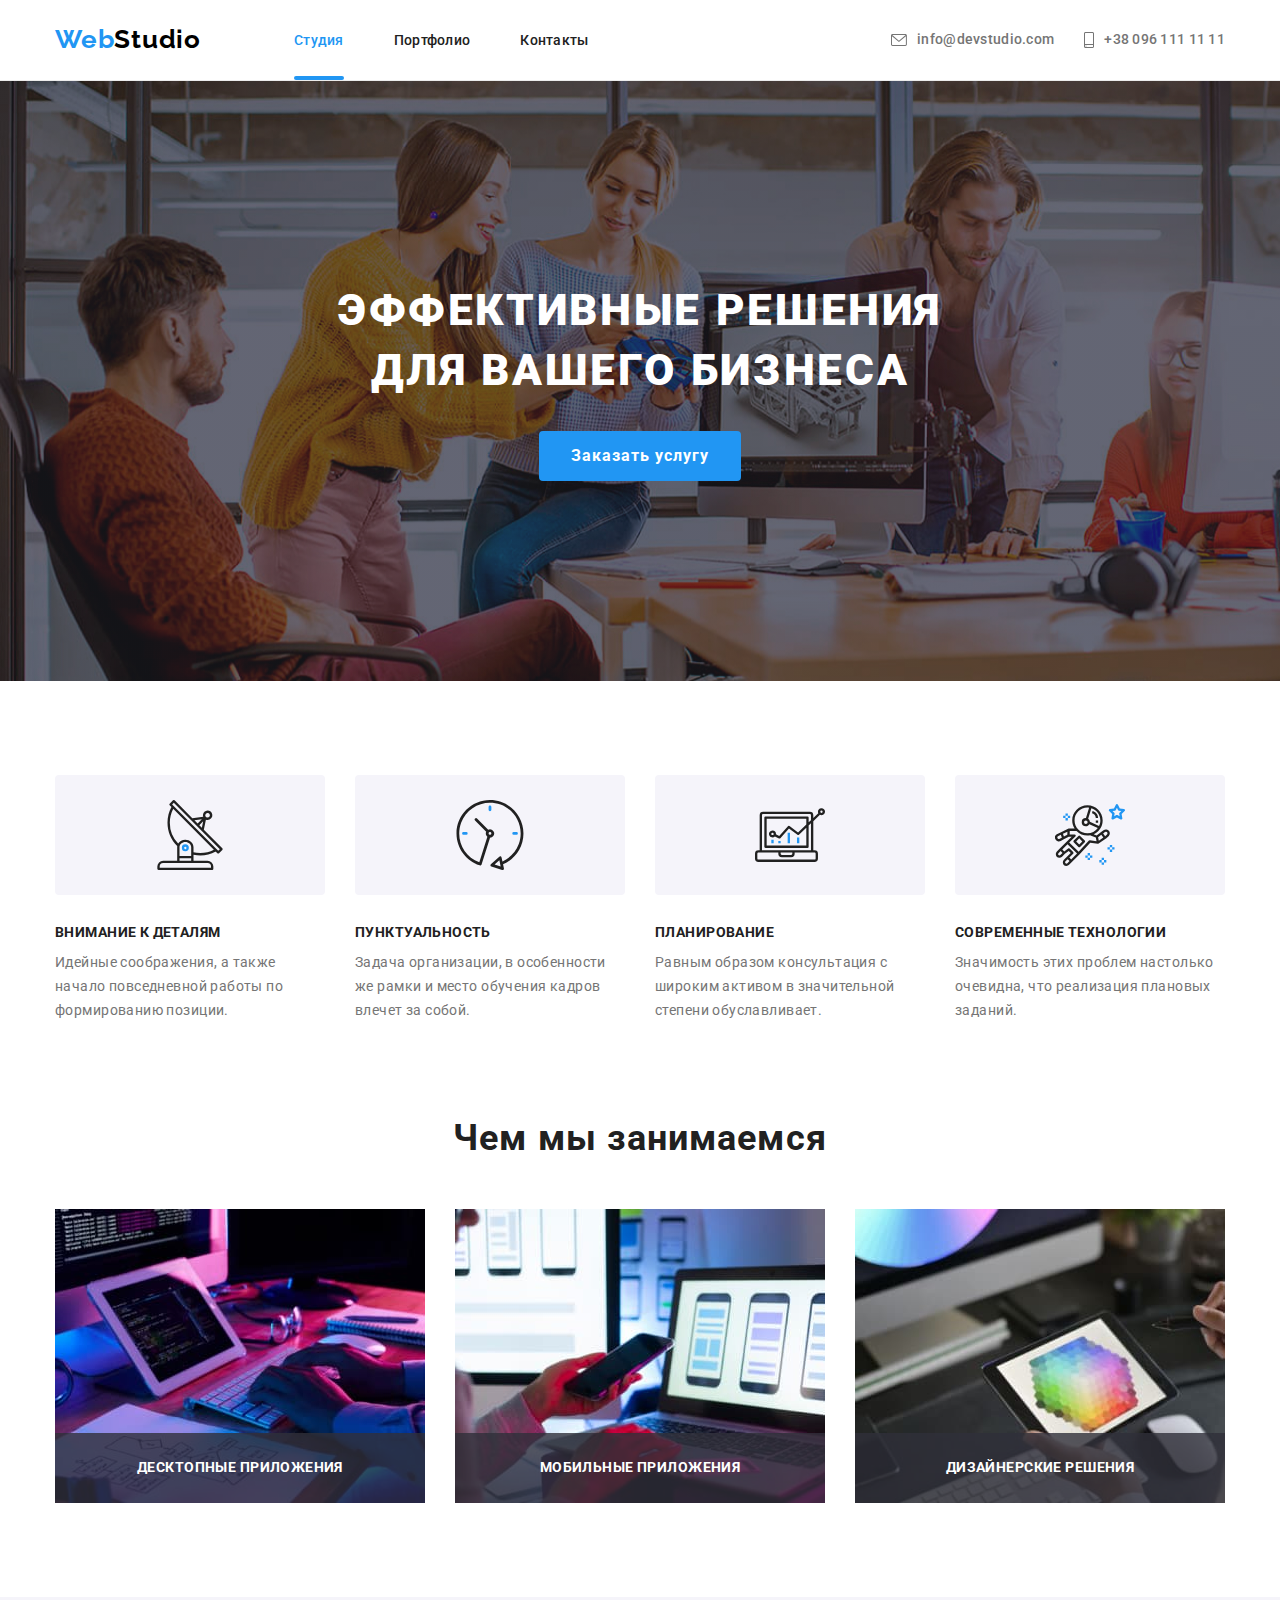
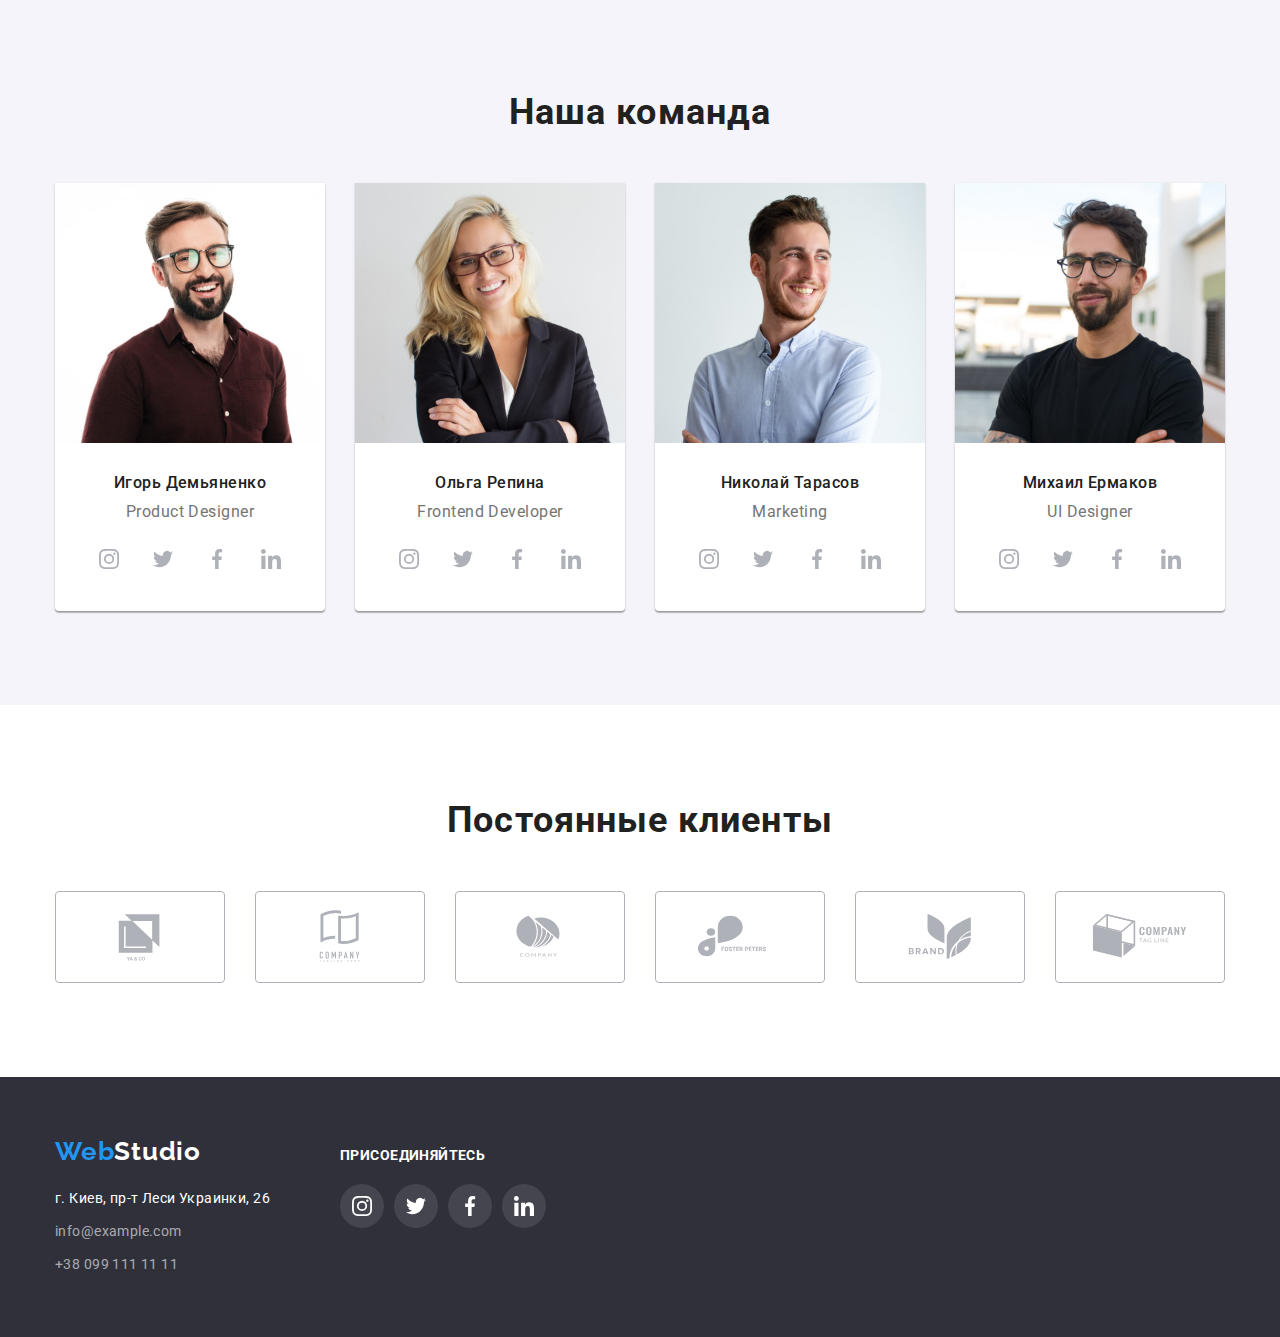
<file: index.html>
<!DOCTYPE html>
<html lang="ru">
  <head>
    <meta charset="UTF-8" />
    <meta http-equiv="X-UA-Compatible" content="IE=edge" />
    <meta name="viewport" content="width=device-width, initial-scale=1.0" />
    <title>Studio</title>
    <link rel="preconnect" href="https://fonts.googleapis.com" />
    <link rel="preconnect" href="https://fonts.gstatic.com" crossorigin />
    <link
      href="https://fonts.googleapis.com/css2?family=Raleway:wght@700&family=Roboto:wght@400;500;700;900&display=swap"
      rel="stylesheet"
    />
    <link
      rel="stylesheet"
      href="https://cdnjs.cloudflare.com/ajax/libs/modern-normalize/1.0.0/modern-normalize.min.css"
    />
    <link rel="stylesheet" href="./css/styles.css" />
  </head>
  <body>
    <!-- Шапка -->
    <header class="header">
      <div class="container">
        <nav class="main-nav">
          <a href="./index.html" lang="en" class="logo header-color">
            <span class="logo-web">Web</span>Studio
          </a>
          <ul class="main-nav-list">
            <li class="main-nav-item">
              <a href="./index.html" class="main-nav-link current">
                Студия
              </a>
            </li>
            <li class="main-nav-item">
              <a href="./portfolio.html" class="main-nav-link"> Портфолио </a>
            </li>
            <li class="main-nav-item">
              <a href="#address" class="main-nav-link"> Контакты </a>
            </li>
          </ul>
        </nav>
        <a href="mailto:info@devstudio.com" class="contacts-nav nav-mail">
          <svg width="16" height="12" class="icon-header">
            <use href="./images/icons.svg#icon-envelope"></use>
          </svg>
          info@devstudio.com
        </a>
        <a href="tel:+380961111111" class="contacts-nav">
          <svg width="10" height="16" class="icon-header">
            <use href="./images/icons.svg#icon-smartphone"></use>
          </svg>
          +38 096 111 11 11
        </a>
      </div>
    </header>
    <main>
      <!-- Секция-герой -->
      <section class="section-hero">
        <div class="container">
          <h1 class="hero-title">Эффективные решения для вашего бизнеса</h1>
          <button type="button" class="hero-button" data-modal-open>Заказать услугу</button>
        </div>
      </section>
      <!-- Особенности -->
      <section class="section-features">
        <div class="container">
          <!-- Скрытый заголовок -->
          <h2 class="visually-hidden">Особенности бизнеса</h2>
          <ul class="features-list">
            <li class="features-item">
              <div class="features-icon">
                <svg width="70" height="70">
                  <use href="./images/icons.svg#icon-antenna-1"></use>
                </svg>
              </div>
              <h3 class="features-title">Внимание к деталям</h3>
              <p class="features-text">
                Идейные соображения, а также начало повседневной работы по
                формированию позиции.
              </p>
            </li>
            <li class="features-item">
              <div class="features-icon">
                <svg width="70" height="70">
                  <use href="./images/icons.svg#icon-clock-1"></use>
                </svg>
              </div>
              <h3 class="features-title">Пунктуальность</h3>
              <p class="features-text">
                Задача организации, в особенности же рамки и место обучения
                кадров влечет за собой.
              </p>
            </li>
            <li class="features-item">
              <div class="features-icon">
                <svg width="70" height="70">
                  <use href="./images/icons.svg#icon-diagram-1"></use>
                </svg>
              </div>
              <h3 class="features-title">Планирование</h3>
              <p class="features-text">
                Равным образом консультация с широким активом в значительной
                степени обуславливает.
              </p>
            </li>
            <li class="features-item">
              <div class="features-icon">
                <svg width="70" height="70">
                  <use href="./images/icons.svg#icon-astronaut-1"></use>
                </svg>
              </div>
              <h3 class="features-title">Современные технологии</h3>
              <p class="features-text">
                Значимость этих проблем настолько очевидна, что реализация
                плановых заданий.
              </p>
            </li>
          </ul>
        </div>
      </section>
      <!-- Чем мы занимаемся -->
      <section class="section-activity">
        <div class="container">
          <h2 class="activity-title">Чем мы занимаемся</h2>
          <ul class="activity-list">
            <li class="activity-item">
              <img
                src="./images/activity1.jpg"
                alt="Написание кода"
                width="370"
                height="294"
              />
              <h3 class="activity-item-title">Десктопные приложения</p>
            </li>
            <li class="activity-item">
              <img
                src="./images/activity2.jpg"
                alt="Создание мобильных приложений"
                width="370"
                height="294"
              />
              <h3 class="activity-item-title">Мобильные приложения</p>
            </li>
            <li class="activity-item">
              <img
                src="./images/activity3.jpg"
                alt="Выбор цветовой палитры"
                width="370"
                height="294"
              />
              <h3 class="activity-item-title">Дизайнерские решения</p>
            </li>
          </ul>
        </div>
      </section>
      <!-- Наша команда -->
      <section class="section-team">
        <div class="container">
          <h2 class="team-title">Наша команда</h2>
          <ul class="team-list">
            <li class="team-card">
              <img
                src="./images/team1.jpg"
                alt="Фото Игоря Демьяненко"
                width="270"
                height="260"
                class="team-photo"
              />
              <div class="team-card-text">
                <h3 class="team-name">Игорь Демьяненко</h3>
                <p lang="en" class="team-position">Product Designer</p>
                <ul class="team-soc-list">
                  <li class="team-soc-icon">
                    <a href="" class="team-soc-link">
                      <svg
                        width="20"
                        height="20"
                        class="team-icon"
                        aria-label="Инстаграмм"
                      >
                        <use href="./images/icons.svg#icon-instagram"></use>
                      </svg>
                    </a>
                  </li>
                  <li class="team-soc-icon">
                    <a href="" class="team-soc-link">
                      <svg
                        width="20"
                        height="20"
                        class="team-icon"
                        aria-label="Твиттер"
                      >
                        <use href="./images/icons.svg#icon-twitter"></use>
                      </svg>
                    </a>
                  </li>
                  <li class="team-soc-icon">
                    <a href="" class="team-soc-link">
                      <svg
                        width="20"
                        height="20"
                        class="team-icon"
                        aria-label="Фейсбук"
                      >
                        <use href="./images/icons.svg#icon-facebook"></use>
                      </svg>
                    </a>
                  </li>
                  <li class="team-soc-icon">
                    <a href="" class="team-soc-link">
                      <svg
                        width="20"
                        height="20"
                        class="team-icon"
                        aria-label="Линкедын"
                      >
                        <use href="./images/icons.svg#icon-linkedin"></use>
                      </svg>
                    </a>
                  </li>
                </ul>
              </div>
            </li>
            <li class="team-card">
              <img
                src="./images/team2.jpg"
                alt="Фото Ольги Репиной"
                width="270"
                height="260"
                class="team-photo"
              />
              <div class="team-card-text">
                <h3 class="team-name">Ольга Репина</h3>
                <p lang="en" class="team-position">Frontend Developer</p>
                <ul class="team-soc-list">
                  <li class="team-soc-icon">
                    <a href="" class="team-soc-link">
                      <svg
                        width="20"
                        height="20"
                        class="team-icon"
                        aria-label="Инстаграмм"
                      >
                        <use href="./images/icons.svg#icon-instagram"></use>
                      </svg>
                    </a>
                  </li>
                  <li class="team-soc-icon">
                    <a href="" class="team-soc-link">
                      <svg
                        width="20"
                        height="20"
                        class="team-icon"
                        aria-label="Твиттер"
                      >
                        <use href="./images/icons.svg#icon-twitter"></use>
                      </svg>
                    </a>
                  </li>
                  <li class="team-soc-icon">
                    <a href="" class="team-soc-link">
                      <svg
                        width="20"
                        height="20"
                        class="team-icon"
                        aria-label="Фейсбук"
                      >
                        <use href="./images/icons.svg#icon-facebook"></use>
                      </svg>
                    </a>
                  </li>
                  <li class="team-soc-icon">
                    <a href="" class="team-soc-link">
                      <svg
                        width="20"
                        height="20"
                        class="team-icon"
                        aria-label="Линкедын"
                      >
                        <use href="./images/icons.svg#icon-linkedin"></use>
                      </svg>
                    </a>
                  </li>
                </ul>
              </div>
            </li>
            <li class="team-card">
              <img
                src="./images/team3.jpg"
                alt="Фото Николая Тарасова"
                width="270"
                height="260"
                class="team-photo"
              />
              <div class="team-card-text">
                <h3 class="team-name">Николай Тарасов</h3>
                <p lang="en" class="team-position">Marketing</p>
                <ul class="team-soc-list">
                  <li class="team-soc-icon">
                    <a href="" class="team-soc-link">
                      <svg
                        width="20"
                        height="20"
                        class="team-icon"
                        aria-label="Инстаграмм"
                      >
                        <use href="./images/icons.svg#icon-instagram"></use>
                      </svg>
                    </a>
                  </li>
                  <li class="team-soc-icon">
                    <a href="" class="team-soc-link">
                      <svg
                        width="20"
                        height="20"
                        class="team-icon"
                        aria-label="Твиттер"
                      >
                        <use href="./images/icons.svg#icon-twitter"></use>
                      </svg>
                    </a>
                  </li>
                  <li class="team-soc-icon">
                    <a href="" class="team-soc-link">
                      <svg
                        width="20"
                        height="20"
                        class="team-icon"
                        aria-label="Фейсбук"
                      >
                        <use href="./images/icons.svg#icon-facebook"></use>
                      </svg>
                    </a>
                  </li>
                  <li class="team-soc-icon">
                    <a href="" class="team-soc-link">
                      <svg
                        width="20"
                        height="20"
                        class="team-icon"
                        aria-label="Линкедын"
                      >
                        <use href="./images/icons.svg#icon-linkedin"></use>
                      </svg>
                    </a>
                  </li>
                </ul>
              </div>
            </li>
            <li class="team-card">
              <img
                src="./images/team4.jpg"
                alt="Фото Михаила Ермакова"
                width="270"
                height="260"
                class="team-photo"
              />
              <div class="team-card-text">
                <h3 class="team-name">Михаил Ермаков</h3>
                <p lang="en" class="team-position">UI Designer</p>
                <ul class="team-soc-list">
                  <li class="team-soc-icon">
                    <a href="" class="team-soc-link">
                      <svg
                        width="20"
                        height="20"
                        class="team-icon"
                        aria-label="Инстаграмм"
                      >
                        <use href="./images/icons.svg#icon-instagram"></use>
                      </svg>
                    </a>
                  </li>
                  <li class="team-soc-icon">
                    <a href="" class="team-soc-link">
                      <svg
                        width="20"
                        height="20"
                        class="team-icon"
                        aria-label="Твиттер"
                      >
                        <use href="./images/icons.svg#icon-twitter"></use>
                      </svg>
                    </a>
                  </li>
                  <li class="team-soc-icon">
                    <a href="" class="team-soc-link">
                      <svg
                        width="20"
                        height="20"
                        class="team-icon"
                        aria-label="Фейсбук"
                      >
                        <use href="./images/icons.svg#icon-facebook"></use>
                      </svg>
                    </a>
                  </li>
                  <li class="team-soc-icon">
                    <a href="" class="team-soc-link">
                      <svg
                        width="20"
                        height="20"
                        class="team-icon"
                        aria-label="Линкедын"
                      >
                        <use href="./images/icons.svg#icon-linkedin"></use>
                      </svg>
                    </a>
                  </li>
                </ul>
              </div>
            </li>
          </ul>
        </div>
      </section>
      <!-- Постоянные клиенты -->
      <section class="section-clients">
        <div class="container">
          <h2 class="clients-title">Постоянные клиенты</h2>
          <ul class="clients-list">
            <li class="clients-list-item">
              <a href="#" class="clients-link">
                <svg width="106" height="60" class="clients-icon">
                  <use href="./images/icons.svg#icon-Logo"></use>
                </svg>
              </a>
            </li>
            <li class="clients-list-item">
              <a href="#" class="clients-link">
                <svg width="106" height="60" class="clients-icon">
                  <use href="./images/icons.svg#icon-Logo-1"></use>
                </svg>
              </a>
            </li>
            <li class="clients-list-item">
              <a href="#" class="clients-link">
                <svg width="106" height="60" class="clients-icon">
                  <use href="./images/icons.svg#icon-Logo-2"></use>
                </svg>
              </a>
            </li>
            <li class="clients-list-item">
              <a href="#" class="clients-link">
                <svg width="106" height="60" class="clients-icon">
                  <use href="./images/icons.svg#icon-Logo-3"></use>
                </svg>
              </a>
            </li>
            <li class="clients-list-item">
              <a href="#" class="clients-link">
                <svg width="106" height="60" class="clients-icon">
                  <use href="./images/icons.svg#icon-Logo-4"></use>
                </svg>
              </a>
            </li>
            <li class="clients-list-item">
              <a href="#" class="clients-link">
                <svg width="106" height="60" class="clients-icon">
                  <use href="./images/icons.svg#icon-Logo-5"></use>
                </svg>
              </a>
            </li>
          </ul>
        </div>
      </section>
    </main>
    <!-- Подвал -->
    <footer class="footer">
      <div class="container">
        <div class="footer-block-address">
          <a href="./index.html" lang="en" class="logo footer-color">
            <span class="logo-web">Web</span>Studio
          </a>
          <address id="address">
            <ul>
              <li class="footer-list-item">
                <a
                  href="https://goo.gl/maps/A3jN7ZT46rbYVK1a7"
                  target="_blank"
                  rel="noopener nofollow noreferrer"
                  class="footer-contacts-list footer-color"
                >
                  г. Киев, пр-т Леси Украинки, 26
                </a>
              </li>
              <li class="footer-list-item">
                <a
                  href="mailto:info@example.com"
                  class="footer-contacts-list alpha-color"
                >
                  info@example.com
                </a>
              </li>
              <li class="footer-list-item">
                <a
                  href="tel:+380991111111"
                  class="footer-contacts-list alpha-color"
                  >+38 099 111 11 11
                </a>
              </li>
            </ul>
          </address>
        </div>
        <div class="footer-block-join">
          <p class="footer-text-join">присоединяйтесь</p>
          <ul class="footer-soc-list">
            <li class="footer-soc-icon">
              <a href="" class="footer-soc-link">
                <svg
                  width="20"
                  height="20"
                  class="footer-icon"
                  aria-label="Инстаграмм"
                >
                  <use href="./images/icons.svg#icon-instagram"></use>
                </svg>
              </a>
            </li>
            <li class="footer-soc-icon">
              <a href="" class="footer-soc-link">
                <svg
                  width="20"
                  height="20"
                  class="footer-icon"
                  aria-label="Твиттер"
                >
                  <use href="./images/icons.svg#icon-twitter"></use>
                </svg>
              </a>
            </li>
            <li class="footer-soc-icon">
              <a href="" class="footer-soc-link">
                <svg
                  width="20"
                  height="20"
                  class="footer-icon"
                  aria-label="Фейсбук"
                >
                  <use href="./images/icons.svg#icon-facebook"></use>
                </svg>
              </a>
            </li>
            <li class="footer-soc-icon">
              <a href="" class="footer-soc-link">
                <svg
                  width="20"
                  height="20"
                  class="footer-icon"
                  aria-label="Линкедын"
                >
                  <use href="./images/icons.svg#icon-linkedin"></use>
                </svg>
              </a>
            </li>
          </ul>
        </div>
      </div>
    </footer>
            <div class="backdrop  is-hidden" data-modal>
          <div class="modal">
            <button type="button" aria-label="Закрыть" class="icon-close" data-modal-close> 
              <svg width="18" height="18">
                <use href="./images/icons.svg#icon-close"></use>
              </svg> 
            </button>
          </div>
        </div>
  <script src="./js/modal.js"></script>
  </body>
</html>
</file>
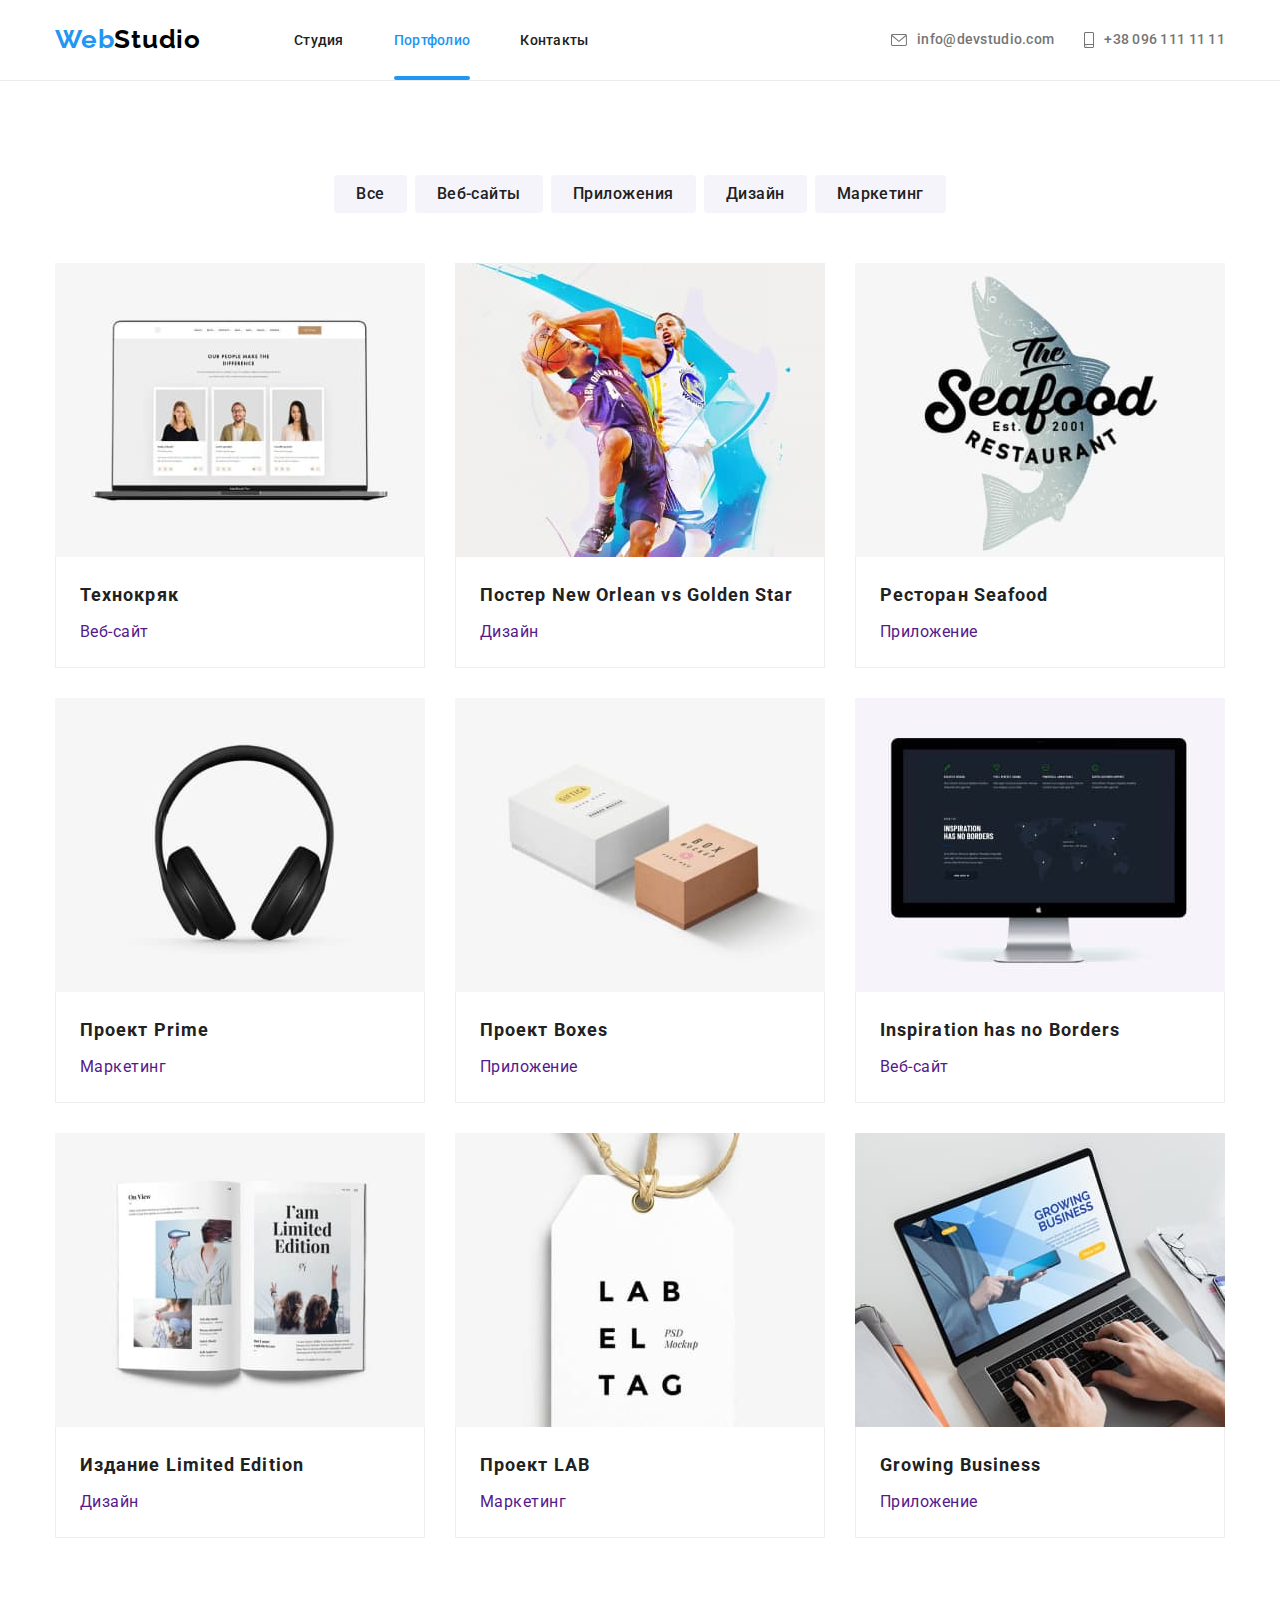
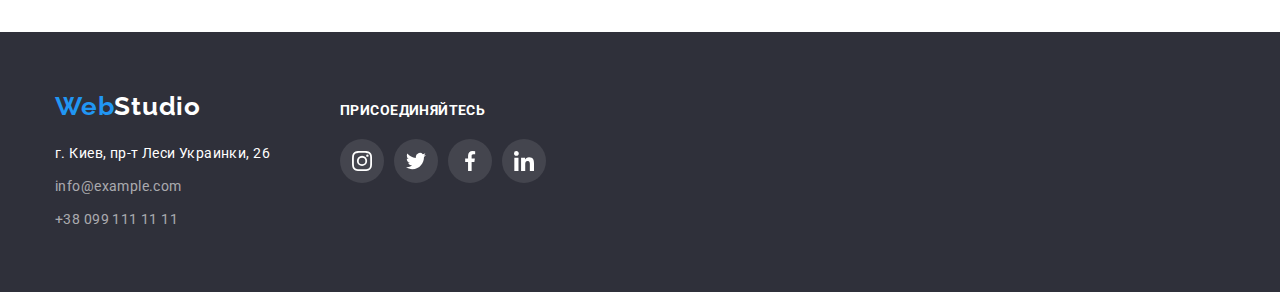
<file: portfolio.html>
<!DOCTYPE html>
<html lang="ru">
  <head>
    <meta charset="UTF-8" />
    <meta http-equiv="X-UA-Compatible" content="IE=edge" />
    <meta name="viewport" content="width=device-width, initial-scale=1.0" />
    <title>Portfolio</title>
    <link rel="preconnect" href="https://fonts.googleapis.com" />
    <link rel="preconnect" href="https://fonts.gstatic.com" crossorigin />
    <link
      href="https://fonts.googleapis.com/css2?family=Raleway:wght@700&family=Roboto:wght@400;500;700;900&display=swap"
      rel="stylesheet"
    />
    <link
      rel="stylesheet"
      href="https://cdnjs.cloudflare.com/ajax/libs/modern-normalize/1.0.0/modern-normalize.min.css"
    />
    <link rel="stylesheet" href="./css/styles.css" />
  </head>
  <body>
    <!-- Шапка -->
    <header class="header">
      <div class="container">
        <nav class="main-nav">
          <a href="./index.html" lang="en" class="logo header-color">
            <span class="logo-web">Web</span>Studio
          </a>
          <ul class="main-nav-list">
            <li class="main-nav-item">
              <a href="./index.html" class="main-nav-link"> Студия </a>
            </li>
            <li class="main-nav-item">
              <a href="./portfolio.html" class="main-nav-link current">
                Портфолио
              </a>
            </li>
            <li class="main-nav-item">
              <a href="#address" class="main-nav-link"> Контакты </a>
            </li>
          </ul>
        </nav>
        <a href="mailto:info@devstudio.com" class="contacts-nav nav-mail">
          <svg width="16" height="12" class="icon-header">
            <use href="./images/icons.svg#icon-envelope"></use>
          </svg>
          info@devstudio.com
        </a>
        <a href="tel:+380961111111" class="contacts-nav">
          <svg width="10" height="16" class="icon-header">
            <use href="./images/icons.svg#icon-smartphone"></use>
          </svg>
          +38 096 111 11 11
        </a>
      </div>
    </header>
    <main>
      <section class="section-portfolio">
        <div class="container">
          <!-- Скрытый заголовок -->
          <h1 class="visually-hidden">Портфолио работ</h1>
          <!-- Фильтр работ -->
          <ul class="filter-list">
            <li class="filter-list-item">
              <button type="button" class="filter-button">Все</button>
            </li>
            <li class="filter-list-item">
              <button type="button" class="filter-button">Веб-сайты</button>
            </li>
            <li class="filter-list-item">
              <button type="button" class="filter-button">Приложения</button>
            </li>
            <li class="filter-list-item">
              <button type="button" class="filter-button">Дизайн</button>
            </li>
            <li class="filter-list-item">
              <button type="button" class="filter-button">Маркетинг</button>
            </li>
          </ul>
          <!-- Коллекция работ -->
          <ul class="portfolio-list">
            <li class="portfolio-card">
              <a href="" class="portfolio-card-link">
                <div class="portfolio-card-image">
                  <img
                    src="./images/portfolio1.jpg"
                    alt="Технокряк"
                    width="370"
                    height="294"
                    class="portfolio-image"
                  />
                  <p class="portfolio-hint">
                    Ресурс предлагает комплексные предложения с разным уровнем
                    функционала и сервисов. Все это позволит посетителю получить
                    исчерпывающие сведения о компании или частном лице.
                  </p>
                </div>
                <div class="portfolio-card-text">
                  <h2 class="portfolio-title">Технокряк</h2>
                  <p class="portfolio-description">Веб-сайт</p>
                </div>
              </a>
            </li>
            <li class="portfolio-card">
              <a href="" class="portfolio-card-link">
                <div class="portfolio-card-image">
                  <img
                    src="./images/portfolio2.jpg"
                    alt="Постер New Orlean vs Golden Star"
                    width="370"
                    height="294"
                    class="portfolio-image"
                  />
                  <p class="portfolio-hint">
                    Ресурс предлагает комплексные предложения с разным уровнем
                    функционала и сервисов. Все это позволит посетителю получить
                    исчерпывающие сведения о компании или частном лице.
                  </p>
                </div>
                <div class="portfolio-card-text">
                  <h2 class="portfolio-title">
                    Постер <span lang="en">New Orlean vs Golden Star</span>
                  </h2>
                  <p class="portfolio-description">Дизайн</p>
                </div>
              </a>
            </li>
            <li class="portfolio-card">
              <a href="" class="portfolio-card-link">
                <div class="portfolio-card-image">
                  <img
                    src="./images/portfolio3.jpg"
                    alt="Ресторан Seafood"
                    width="370"
                    height="294"
                    class="portfolio-image"
                  />
                  <p class="portfolio-hint">
                    Ресурс предлагает комплексные предложения с разным уровнем
                    функционала и сервисов. Все это позволит посетителю получить
                    исчерпывающие сведения о компании или частном лице.
                  </p>
                </div>
                <div class="portfolio-card-text">
                  <h2 class="portfolio-title">
                    Ресторан <span lang="en">Seafood</span>
                  </h2>
                  <p class="portfolio-description">Приложение</p>
                </div>
              </a>
            </li>
            <li class="portfolio-card">
              <a href="" class="portfolio-card-link">
                <div class="portfolio-card-image">
                  <img
                    src="./images/portfolio4.jpg"
                    alt="Проект Prime"
                    width="370"
                    height="294"
                    class="portfolio-image"
                  />
                  <p class="portfolio-hint">
                    Ресурс предлагает комплексные предложения с разным уровнем
                    функционала и сервисов. Все это позволит посетителю получить
                    исчерпывающие сведения о компании или частном лице.
                  </p>
                </div>
                <div class="portfolio-card-text">
                  <h2 class="portfolio-title">
                    Проект <span lang="en">Prime</span>
                  </h2>
                  <p class="portfolio-description">Маркетинг</p>
                </div>
              </a>
            </li>
            <li class="portfolio-card">
              <a href="" class="portfolio-card-link">
                <div class="portfolio-card-image">
                  <img
                    src="./images/portfolio5.jpg"
                    alt="Проект Boxes"
                    width="370"
                    height="294"
                    class="portfolio-image"
                  />
                  <p class="portfolio-hint">
                    Ресурс предлагает комплексные предложения с разным уровнем
                    функционала и сервисов. Все это позволит посетителю получить
                    исчерпывающие сведения о компании или частном лице.
                  </p>
                </div>
                <div class="portfolio-card-text">
                  <h2 class="portfolio-title">
                    Проект <span lang="en">Boxes</span>
                  </h2>
                  <p class="portfolio-description">Приложение</p>
                </div>
              </a>
            </li>
            <li class="portfolio-card">
              <a href="" class="portfolio-card-link">
                <div class="portfolio-card-image">
                  <img
                    src="./images/portfolio6.jpg"
                    alt="Inspiration has no Borders"
                    width="370"
                    height="294"
                    class="portfolio-image"
                  />
                  <p class="portfolio-hint">
                    Ресурс предлагает комплексные предложения с разным уровнем
                    функционала и сервисов. Все это позволит посетителю получить
                    исчерпывающие сведения о компании или частном лице.
                  </p>
                </div>
                <div class="portfolio-card-text">
                  <h2 lang="en" class="portfolio-title">
                    Inspiration has no Borders
                  </h2>
                  <p class="portfolio-description">Веб-сайт</p>
                </div>
              </a>
            </li>
            <li class="portfolio-card">
              <a href="" class="portfolio-card-link">
                <div class="portfolio-card-image">
                  <img
                    src="./images/portfolio7.jpg"
                    alt="Издание Limited Edition"
                    width="370"
                    height="294"
                    class="portfolio-image"
                  />
                  <p class="portfolio-hint">
                    Ресурс предлагает комплексные предложения с разным уровнем
                    функционала и сервисов. Все это позволит посетителю получить
                    исчерпывающие сведения о компании или частном лице.
                  </p>
                </div>
                <div class="portfolio-card-text">
                  <h2 class="portfolio-title">
                    Издание <span lang="en">Limited Edition</span>
                  </h2>
                  <p class="portfolio-description">Дизайн</p>
                </div>
              </a>
            </li>
            <li class="portfolio-card">
              <a href="" class="portfolio-card-link">
                <div class="portfolio-card-image">
                  <img
                    src="./images/portfolio8.jpg"
                    alt="Проект LAB"
                    width="370"
                    height="294"
                    class="portfolio-image"
                  />
                  <p class="portfolio-hint">
                    Ресурс предлагает комплексные предложения с разным уровнем
                    функционала и сервисов. Все это позволит посетителю получить
                    исчерпывающие сведения о компании или частном лице.
                  </p>
                </div>
                <div class="portfolio-card-text">
                  <h2 class="portfolio-title">
                    Проект <span lang="en">LAB</span>
                  </h2>
                  <p class="portfolio-description">Маркетинг</p>
                </div>
              </a>
            </li>
            <li class="portfolio-card">
              <a href="" class="portfolio-card-link">
                <div class="portfolio-card-image">
                  <img
                    src="./images/portfolio9.jpg"
                    alt="Growing Business"
                    width="370"
                    height="294"
                    class="portfolio-image"
                  />
                  <p class="portfolio-hint">
                    Ресурс предлагает комплексные предложения с разным уровнем
                    функционала и сервисов. Все это позволит посетителю получить
                    исчерпывающие сведения о компании или частном лице.
                  </p>
                </div>
                <div class="portfolio-card-text">
                  <h2 lang="en" class="portfolio-title">Growing Business</h2>
                  <p class="portfolio-description">Приложение</p>
                </div>
              </a>
            </li>
          </ul>
        </div>
      </section>
    </main>
    <!-- Подвал -->
    <footer class="footer">
      <div class="container">
        <div class="footer-block-address">
          <a href="./index.html" lang="en" class="logo footer-color">
            <span class="logo-web">Web</span>Studio
          </a>
          <address id="address">
            <ul>
              <li class="footer-list-item">
                <a
                  href="https://goo.gl/maps/A3jN7ZT46rbYVK1a7"
                  target="_blank"
                  rel="noopener nofollow noreferrer"
                  class="footer-contacts-list footer-color"
                >
                  г. Киев, пр-т Леси Украинки, 26
                </a>
              </li>
              <li class="footer-list-item">
                <a
                  href="mailto:info@example.com"
                  class="footer-contacts-list alpha-color"
                >
                  info@example.com
                </a>
              </li>
              <li class="footer-list-item">
                <a
                  href="tel:+380991111111"
                  class="footer-contacts-list alpha-color"
                  >+38 099 111 11 11
                </a>
              </li>
            </ul>
          </address>
        </div>
        <div class="footer-block-join">
          <p class="footer-text-join">присоединяйтесь</p>
          <ul class="footer-soc-list">
            <li class="footer-soc-icon">
              <a href="" class="footer-soc-link">
                <svg
                  width="20"
                  height="20"
                  class="footer-icon"
                  aria-label="Инстаграмм"
                >
                  <use href="./images/icons.svg#icon-instagram"></use>
                </svg>
              </a>
            </li>
            <li class="footer-soc-icon">
              <a href="" class="footer-soc-link">
                <svg
                  width="20"
                  height="20"
                  class="footer-icon"
                  aria-label="Твиттер"
                >
                  <use href="./images/icons.svg#icon-twitter"></use>
                </svg>
              </a>
            </li>
            <li class="footer-soc-icon">
              <a href="" class="footer-soc-link">
                <svg
                  width="20"
                  height="20"
                  class="footer-icon"
                  aria-label="Фейсбук"
                >
                  <use href="./images/icons.svg#icon-facebook"></use>
                </svg>
              </a>
            </li>
            <li class="footer-soc-icon">
              <a href="" class="footer-soc-link">
                <svg
                  width="20"
                  height="20"
                  class="footer-icon"
                  aria-label="Линкедын"
                >
                  <use href="./images/icons.svg#icon-linkedin"></use>
                </svg>
              </a>
            </li>
          </ul>
        </div>
      </div>
    </footer>
  </body>
</html>
</file>
<file: css/styles.css>
:root {
  --primary-text-color: #757575;
  --secondary-text-color: #212121;
  --accent-color: #2196f3;
  --white-color: #ffffff;
  --black-color: #000000;
  --background-color-footer: #2f303a;
  --background-color-section: #f5f4fa;
  --icon-color: #afb1b8;
  --transition: 250ms cubic-bezier(0.4, 0, 0.2, 1);
}
body {
  font-family: "Roboto", "Arial", sans-serif;
  background-color: var(--white-color);
  color: var(--primary-text-color);
}
h1,
h2,
h3,
p {
  margin: 0px;
}
ul {
  margin: 0;
  padding-left: 0px;
  list-style: none;
}
a {
  text-decoration: none;
}
img {
  display: block;
}
.container {
  width: 1200px;
  margin-left: auto;
  margin-right: auto;
  padding-left: 15px;
  padding-right: 15px;

  /* outline: 1px dashed red; */
}

/* header */

.header {
  border-bottom: 1px solid #ececec;
}
.header .container {
  display: flex;
  align-items: center;
}
.main-nav {
  display: flex;
  align-items: center;
}
.logo {
  font-family: "Raleway", sans-serif;
  font-weight: 700;
  font-size: 26px;
  line-height: 1.15;
  letter-spacing: 0.03em;

  padding-top: 24px;
  padding-bottom: 25px;
}
.header-color {
  color: var(--black-color);
}
.logo-web {
  color: var(--accent-color);
}
.main-nav-list {
  display: flex;
  align-items: center;
}
/* .main-nav-item {
  position: relative;
} */
.main-nav-item + .main-nav-item {
  margin-left: 50px;
}
.main-nav-item:first-child {
  margin-left: 93px;
}
.main-nav-link {
  position: relative;

  color: var(--secondary-text-color);
  font-weight: 500;
  font-size: 14px;
  line-height: 1.14;
  letter-spacing: 0.02em;

  padding-top: 32px;
  padding-bottom: 32px;
  transition: color var(--transition);
}
.main-nav-link:hover,
.main-nav-link:focus,
.contacts-nav:hover,
.contacts-nav:focus {
  color: var(--accent-color);
}
.current {
  color: var(--accent-color);
}
.current::after {
  position: absolute;
  bottom: 0px;
  left: 0px;

  content: "";
  width: 100%;
  height: 4px;
  background-color: var(--accent-color);
  border-radius: 2px;
}
.contacts-nav {
  color: var(--primary-text-color);
  font-weight: 500;
  font-size: 14px;
  line-height: 1.14;
  letter-spacing: 0.02em;

  display: flex;
  align-items: center;

  padding-top: 32px;
  padding-bottom: 32px;
  transition: color var(--transition);
}
.contacts-nav + .contacts-nav {
  margin-left: 30px;
}
.nav-mail {
  margin-left: auto;
}
.icon-header {
  fill: currentColor;

  margin-right: 10px;
}

/* footer */

.footer {
  background-color: var(--background-color-footer);

  padding-top: 60px;
  padding-bottom: 60px;
}
.footer > .container {
  display: flex;
  align-items: baseline;
}
.logo.footer-color {
  padding: 0px;
  display: inline-block;
  margin-bottom: 20px;
}
.footer-color {
  color: var(--white-color);
}
.footer-contacts-list {
  font-weight: 400;
  font-style: normal;
  font-size: 14px;
  line-height: 1.71;
  letter-spacing: 0.03em;
  text-align: left;

  transition: color var(--transition);
}
.footer-contacts-list:hover,
.footer-contacts-list:focus {
  color: var(--accent-color);
}
.alpha-color {
  color: rgba(255, 255, 255, 0.6);
}
.footer-list-item:not(:last-child) {
  margin-bottom: 9px;
}
.footer-block-join {
  margin-left: 70px;
}
.footer-text-join {
  color: var(--white-color);
  font-weight: 700;
  font-size: 14px;
  line-height: 1.14;
  letter-spacing: 0.03em;
  text-transform: uppercase;

  margin-bottom: 20px;
}
.footer-soc-list {
  display: flex;
  align-items: center;
}
.footer-soc-icon {
  width: 44px;
  height: 44px;
}
.footer-soc-icon + .footer-soc-icon {
  margin-left: 10px;
}
.footer-soc-link {
  width: 100%;
  height: 100%;
  color: var(--white-color);
  background-color: rgba(255, 255, 255, 0.1);
  border-radius: 50%;

  display: flex;
  align-items: center;
  justify-content: center;

  transition: background-color var(--transition);
}
.footer-icon {
  fill: currentColor;
}
.footer-soc-link:hover,
.footer-soc-link:focus {
  background-color: var(--accent-color);
}

/* studio page */

/* section hero */

.section-hero {
  max-width: 1600px;
  background-color: var(--background-color-footer);
  background-image: linear-gradient(
      rgba(47, 48, 58, 0.4),
      rgba(47, 48, 58, 0.4)
    ),
    url(../images/hero.jpg);
  background-repeat: no-repeat;
  background-size: cover;
  margin: 0 auto;

  padding-top: 200px;
  padding-bottom: 200px;
}
.hero-title {
  max-width: 696px;
  color: var(--white-color);
  font-weight: 900;
  font-size: 44px;
  line-height: 1.36;
  letter-spacing: 0.06em;
  text-align: center;
  text-transform: uppercase;

  margin-bottom: 30px;
  margin-left: auto;
  margin-right: auto;
}
.hero-button {
  background-color: var(--accent-color);
  color: var(--white-color);
  font-family: inherit;
  font-weight: 700;
  font-size: 16px;
  line-height: 1.88;
  letter-spacing: 0.06em;
  text-align: center;
  border: none;
  cursor: pointer;
  border-radius: 4px;

  display: block;
  padding: 10px 32px;
  margin-left: auto;
  margin-right: auto;

  transition: background-color var(--transition), box-shadow var(--transition);
}
.hero-button:hover,
.hero-button:focus {
  background-color: #188ce8;
  box-shadow: 0px 4px 4px rgba(0, 0, 0, 0.15);
}

/* section features */

.section-features {
  padding-top: 94px;
  padding-bottom: 94px;
}
.visually-hidden {
  position: absolute;
  width: 1px;
  height: 1px;
  margin: -1px;
  border: 0;
  padding: 0;
  white-space: nowrap;
  clip-path: inset(100%);
  clip: rect(0 0 0 0);
  overflow: hidden;
}
.features-list {
  display: flex;
  align-items: center;
}
.features-item {
  flex-basis: calc((100%-90) / 4);
}
.features-item + .features-item {
  margin-left: 30px;
}
.features-icon {
  width: 270px;
  height: 120px;
  background-color: var(--background-color-section);
  border-radius: 4px;

  display: flex;
  align-items: center;
  justify-content: center;

  margin-bottom: 30px;
}
.features-title {
  color: var(--secondary-text-color);
  font-size: 14px;
  line-height: 1.14;
  letter-spacing: 0.03em;
  text-transform: uppercase;
  text-align: left;

  margin-bottom: 10px;
}
.features-text {
  font-size: 14px;
  line-height: 1.71;
  letter-spacing: 0.03em;
  text-align: left;
}

/* section activity */

.section-activity {
  padding-bottom: 94px;
}
.activity-title,
.team-title {
  color: var(--secondary-text-color);
  font-size: 36px;
  line-height: 1.17;
  letter-spacing: 0.03em;
  text-align: center;

  margin-bottom: 50px;
}
.activity-list {
  display: flex;
  align-items: center;
}
.activity-item + .activity-item {
  margin-left: 30px;
}
.activity-item {
  position: relative;
}
.activity-item-title {
  position: absolute;
  bottom: 0;
  left: 0;

  width: 100%;

  color: var(--white-color);
  background-color: rgba(47, 48, 58, 0.8);
  font-size: 14px;
  line-height: 1.14;
  letter-spacing: 0.03em;
  text-transform: uppercase;
  text-align: center;

  padding-top: 27px;
  padding-bottom: 27px;
}

/* section team */

.section-team {
  background-color: var(--background-color-section);

  padding-top: 94px;
  padding-bottom: 94px;
}
.team-list {
  display: flex;
  align-items: center;
}
.team-card {
  flex-basis: calc((100% - 90) / 4);
  background-color: var(--white-color);
  box-shadow: 0px 1px 3px rgba(0, 0, 0, 0.12), 0px 1px 1px rgba(0, 0, 0, 0.14),
    0px 2px 1px rgba(0, 0, 0, 0.2);
  border-radius: 0px 0px 4px 4px;
}
.team-card + .team-card {
  margin-left: 30px;
}
.team-card-text {
  padding-top: 30px;
  padding-bottom: 30px;
}
.team-name {
  color: var(--secondary-text-color);
  font-weight: 500;
  font-size: 16px;
  line-height: 1.19;
  letter-spacing: 0.03em;
  text-align: center;

  margin-bottom: 10px;
}
.team-position {
  font-size: 16px;
  line-height: 1.19;
  letter-spacing: 0.03em;
  text-align: center;

  margin-bottom: 16px;
}
.team-soc-list {
  display: flex;
  align-items: center;
  justify-content: center;
}
.team-soc-icon {
  width: 44px;
  height: 44px;
}
.team-soc-icon + .team-soc-icon {
  margin-left: 10px;
}
.team-soc-link {
  width: 100%;
  height: 100%;
  color: var(--icon-color);
  background-color: var(--white-color);
  border-radius: 50%;

  display: flex;
  align-items: center;
  justify-content: center;

  transition: color var(--transition), background-color var(--transition);
}
.team-icon {
  fill: currentColor;
}
.team-soc-link:hover,
.team-soc-link:focus {
  background-color: var(--accent-color);
  color: var(--white-color);
}

/* section clients */

.section-clients {
  padding-top: 94px;
  padding-bottom: 94px;
}
.clients-title {
  color: var(--secondary-text-color);
  font-size: 36px;
  line-height: 1.17;
  letter-spacing: 0.03em;
  text-align: center;

  margin-bottom: 50px;
}
.clients-list {
  display: flex;
  align-items: center;
  justify-content: center;
}
.clients-list-item {
  width: 170px;
  height: 92px;
}
.clients-list-item + .clients-list-item {
  margin-left: 30px;
}
.clients-link {
  width: 100%;
  height: 100%;
  color: var(--icon-color);
  border: 1px solid #afb1b8;
  border-radius: 4px;

  display: flex;
  align-items: center;
  justify-content: center;

  transition: color var(--transition), border-color var(--transition);
}
.clients-icon {
  fill: currentColor;
}
.clients-link:hover,
.clients-link:focus {
  border-color: var(--accent-color);
  color: var(--accent-color);
}

/* portfolio page */

.section-portfolio {
  padding-top: 94px;
  padding-bottom: 94px;
}
.filter-list {
  display: flex;
  justify-content: center;
  align-items: center;
}
.filter-list-item + .filter-list-item {
  margin-left: 8px;
}
.filter-button {
  background-color: var(--background-color-section);
  color: var(--secondary-text-color);
  font-family: inherit;
  font-weight: 500;
  font-size: 16px;
  line-height: 1.62;
  letter-spacing: 0.03em;
  text-align: center;
  border: none;
  border-radius: 4px;

  cursor: pointer;
  padding: 6px 22px;
  margin-bottom: 50px;

  transition: color var(--transition), background-color var(--transition),
    box-shadow var(--transition);
}
.filter-button:hover,
.filter-button:focus {
  background-color: var(--accent-color);
  color: var(--white-color);
  box-shadow: 0px 3px 1px rgba(0, 0, 0, 0.1), 0px 1px 2px rgba(0, 0, 0, 0.08),
    0px 2px 2px rgba(0, 0, 0, 0.12);
}
.portfolio-list {
  display: flex;
  flex-wrap: wrap;
  margin-left: -30px;
  margin-top: -30px;
}
.portfolio-card {
  width: 370px;
  margin-left: 30px;
  margin-top: 30px;
}
.portfolio-card-link {
  transition: box-shadow var(--transition);
}
.portfolio-card-link:hover,
.portfolio-card-link:focus {
  display: block;
  box-shadow: 0px 1px 1px rgba(0, 0, 0, 0.12), 0px 4px 4px rgba(0, 0, 0, 0.06),
    1px 4px 6px rgba(0, 0, 0, 0.16);
}
.portfolio-card-image {
  position: relative;

  overflow: hidden;
}
.portfolio-hint {
  position: absolute;
  top: 0;
  left: 0;

  color: var(--white-color);
  background-color: rgba(33, 150, 243, 0.9);
  font-size: 18px;
  line-height: 1.56;
  letter-spacing: 0.03em;
  padding: 63px 24px;

  transform: translatey(100%);
  transition: transform var(--transition);
}
.portfolio-card-link:hover .portfolio-hint,
.portfolio-card-link:focus .portfolio-hint {
  transform: translatey(0);
}
.portfolio-card-text {
  border-right: 1px solid #eeeeee;
  border-bottom: 1px solid #eeeeee;
  border-left: 1px solid #eeeeee;

  padding: 20px 24px;
}
.portfolio-title {
  color: var(--secondary-text-color);
  font-size: 18px;
  line-height: 2;
  letter-spacing: 0.06em;
  text-align: left;

  margin-bottom: 4px;
}
.portfolio-description {
  font-size: 16px;
  line-height: 1.88;
  letter-spacing: 0.03em;
  text-align: left;
}
/* backdrop */

.backdrop {
  position: fixed;
  top: 0;
  left: 0;

  width: 100%;
  height: 100%;

  background-color: rgba(0, 0, 0, 0.2);
  opacity: 1;
  transition: opacity 500ms cubic-bezier(0.4, 0, 0.2, 1);
}
.backdrop.is-hidden {
  opacity: 0;
  pointer-events: none;
}
.modal {
  position: absolute;
  top: 50%;
  left: 50%;
  transform: translate(-50%, -50%) scale(1);

  width: 528px;
  height: 581px;
  background: var(--white-color);
  box-shadow: 0px 1px 3px rgba(0, 0, 0, 0.12), 0px 1px 1px rgba(0, 0, 0, 0.14),
    0px 2px 1px rgba(0, 0, 0, 0.2);
  border-radius: 4px;

  transition: transform 500ms cubic-bezier(0.4, 0, 0.2, 1);
}
.backdrop.is-hidden .modal {
  transform: translate(-50%, -50%) scale(1.8) rotate(90deg);
}
.icon-close {
  position: absolute;
  top: 8px;
  right: 8px;

  width: 30px;
  height: 30px;
  display: flex;
  align-items: center;
  justify-content: center;
  background-color: inherit;
  border: 1px solid rgba(0, 0, 0, 0.1);
  border-radius: 50%;

  cursor: pointer;
}

/* keyframes */
</file>
